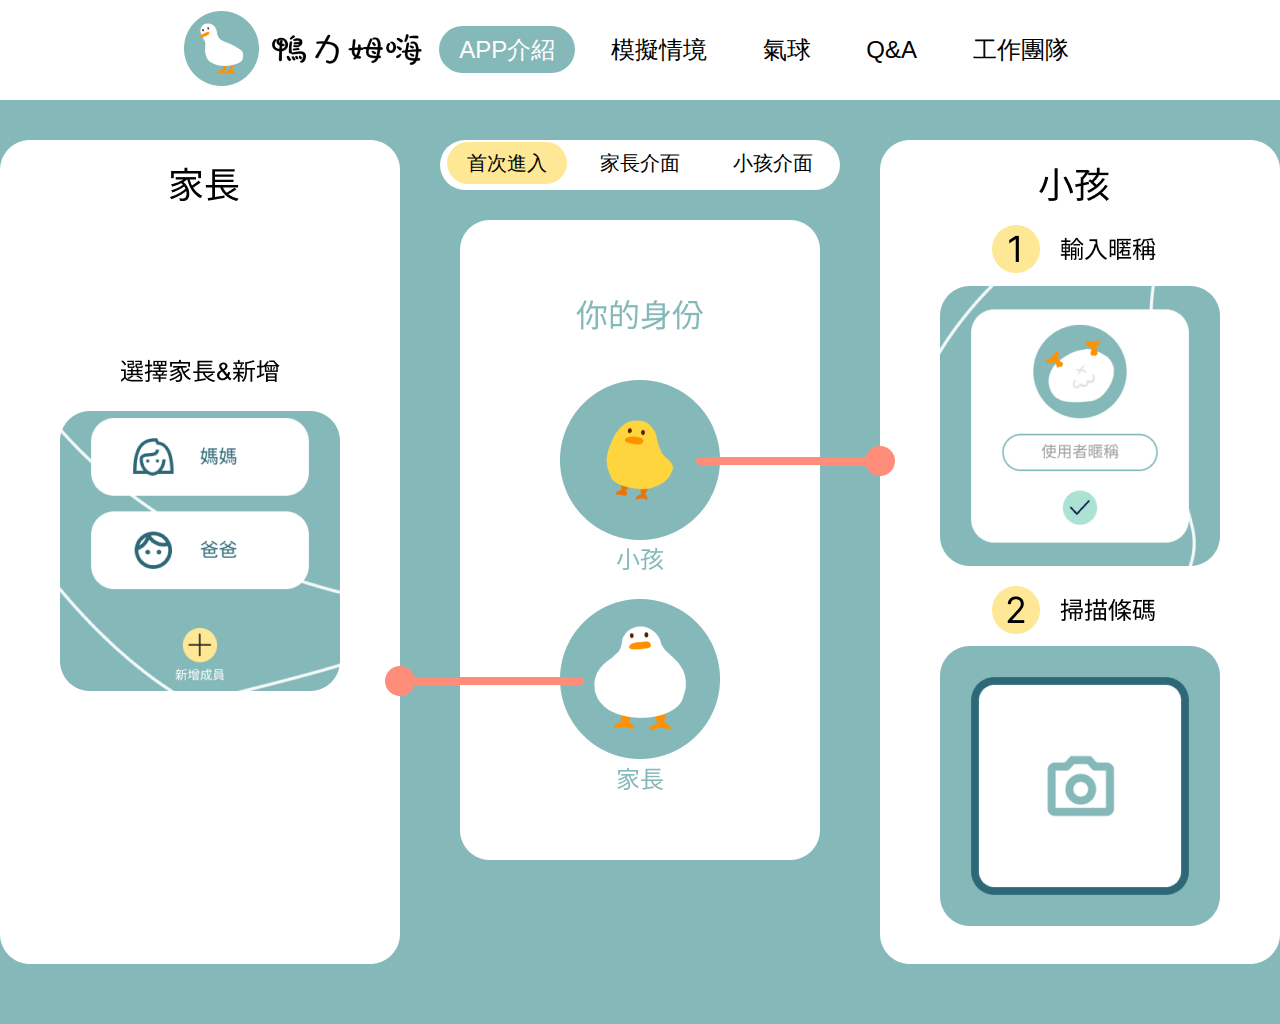
<file: page/page1_app_introduce/app_introduce_first.html>
<!DOCTYPE html>
<html lang="zh-Hants">
  <head>
    <meta charset="UTF-8" />
    <meta http-equiv="X-UA-Compatible" content="IE=edge" />
    <meta name="viewport" content="width=device-width, initial-scale=1.0" />
    <title>Document</title>

    <link rel="stylesheet" href="../../css/style.css" />
  </head>
  <body>
    <header>
      <section class="logo">
        <a href="../../index.html"><img src="../../img/title.png" alt="" /></a>
        <!-- <h1>鴨力姆嗨</h1> -->
      </section>
      <nav>
        <ul>
          <li>
            <a href="#" class="clicked"> APP介紹</a>
          </li>
          <li>
            <a href="../page2_simulated_situation/situation.html">模擬情境</a>
          </li>
          <li>
            <a href="../page3_animation/animate.html">氣球</a>
          </li>
          <li>
            <a href="../page4_qa/qa.html"> Q&A</a>
          </li>
          <li>
            <a href="../page5_team/team.html" > 工作團隊</a>
          </li>
        </ul>
      </nav>
    </header>
    <main>
      <div class="first_pic">
        <div class="app_nav">
          <nav>
            <ul>
              <li>
                <a href="#" class="clicked_parents"> 首次進入</a>
              </li>
              <li>
                <a href="app_introduce_parents_1.html">家長介面</a>
              </li>
              <li>
                <a href="app_introduce_child_1.html">小孩介面</a>
              </li>
            </ul>
          </nav>
        </div>
      </div>
    </main>
  </body>
</html>
</file>
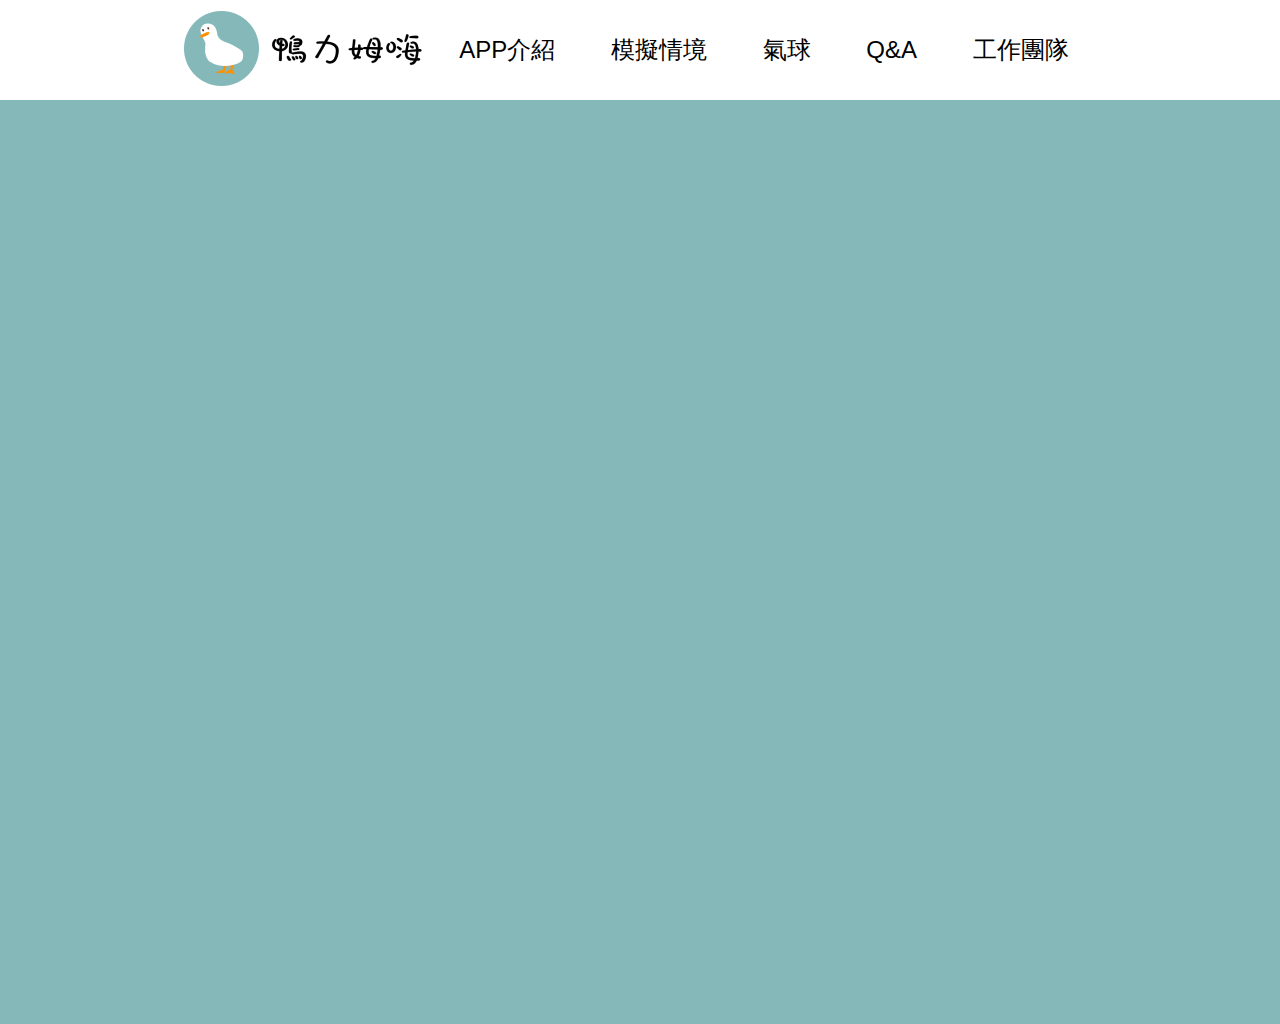
<file: page/page2_simulated_situation/situation.html>
<!DOCTYPE html>
<html lang="zh-Hants">
  <head>
    <meta charset="UTF-8" />
    <meta http-equiv="X-UA-Compatible" content="IE=edge" />
    <meta name="viewport" content="width=device-width, initial-scale=1.0" />
    <title>Document</title>

    <link rel="stylesheet" href="../../css/style.css" />
  </head>
  <body>
    <header>
      <section class="logo">
        <a href="../../index.html"><img src="../../img/title.png" alt="" /></a>
        <!-- <h1>鴨力姆嗨</h1> -->
      </section>
      <nav>
        <ul>
          <li>
            <a href="../page1_app_introduce/app_introduce_first.html" > APP介紹</a>
          </li>
          <li>
            <a href="#">模擬情境</a>
          </li>
          <li>
            <a href="../page3_animation/animate.html">氣球</a>
          </li>
          <li>
            <a href="../page4_qa/qa.html"> Q&A</a>
          </li>
          <li>
            <a href="../page5_team/team.html" > 工作團隊</a>
          </li>
        </ul>
      </nav>
    </header>
    <main>
      <div class="video">
        <iframe frameborder="0" src="https://www.youtube.com/embed/dLpwErrg4Io" allowfullscreen="true"></iframe>
      </div>
    </main>
  </body>
</html>
</file>
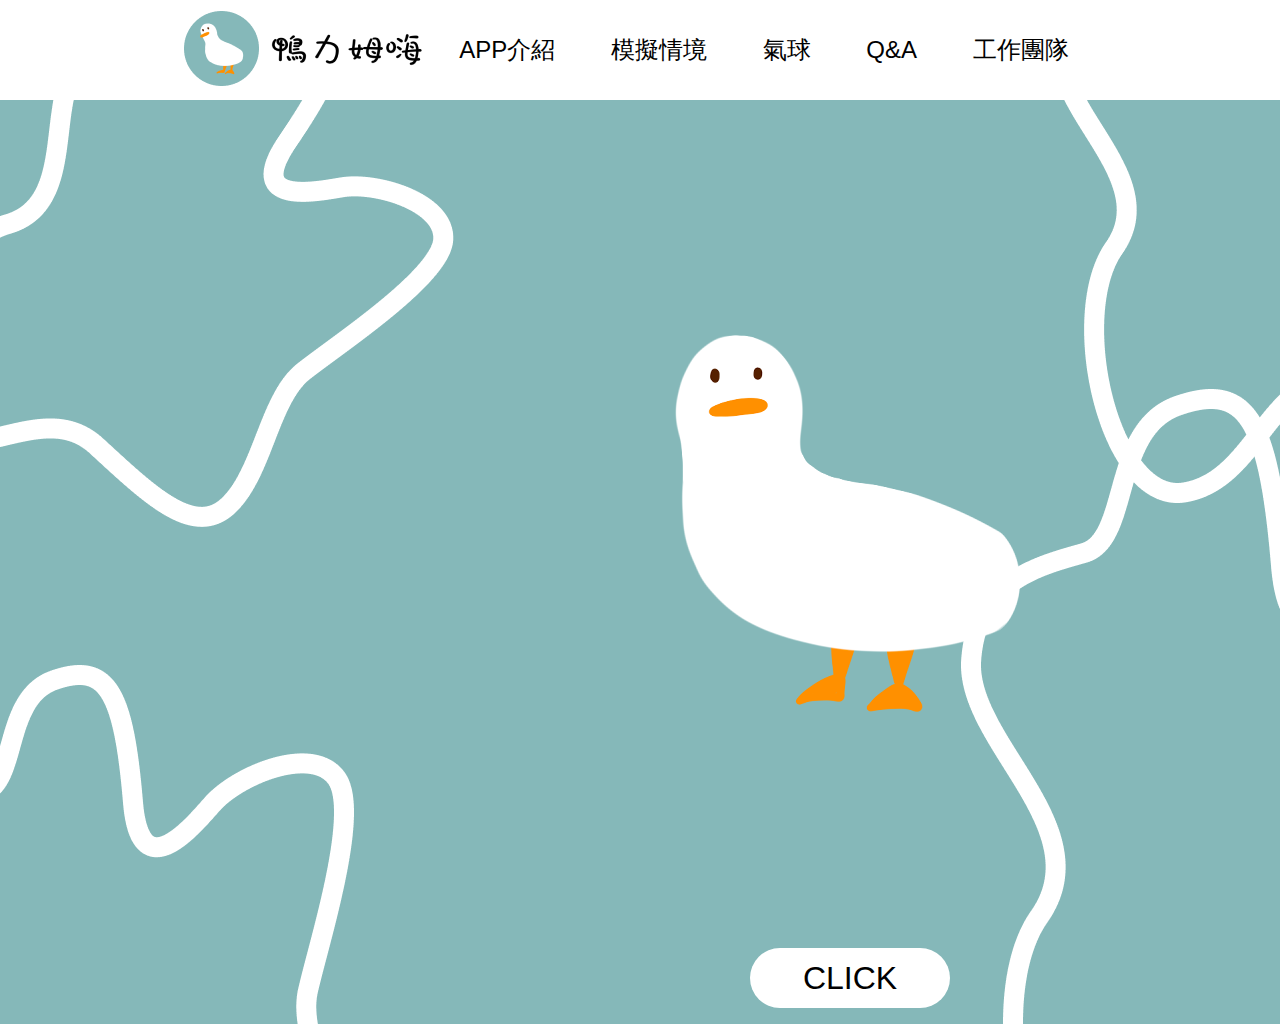
<file: page/page3_animation/animate.html>
<!DOCTYPE html>
<html lang="zh-Hants">
  <head>
    <meta charset="UTF-8" />
    <meta http-equiv="X-UA-Compatible" content="IE=edge" />
    <meta name="viewport" content="width=device-width, initial-scale=1.0" />
    <title>Document</title>

    <link rel="stylesheet" href="../../css/style.css" />
  </head>
  <body>
    <header>
      <section class="logo">
        <a href="../../index.html"><img src="../../img/title.png" alt="" /></a>
        <!-- <h1>鴨力姆嗨</h1> -->
      </section>
      <nav>
        <ul>
          <li>
            <a href="../page1_app_introduce/app_introduce_first.html" > APP介紹</a>
          </li>
          <li>
            <a href="../page2_simulated_situation/situation.html">模擬情境</a>
          </li>
          <li>
            <a href="#">氣球</a>
          </li>
          <li>
            <a href="../page4_qa/qa.html"> Q&A</a>
          </li>
          <li>
            <a href="../page5_team/team.html" > 工作團隊</a>
          </li>
        </ul>
      </nav>
    </header>
    <main>
      <!-- <div class="">
        <img class="bg" src='../../img/game/animate_bg.png'>
        <input type="button" value="click" class="photo" src='../../img/game/01.png' onclick="change()">
      </div> -->


      <script>
        let x=1;
        function change(){
          x++;
           document.getElementById("photo").src="../../img/game/0"+x+".png";

          if(x > 17){
            x = 1;
            document.getElementById("photo").src="../../img/game/0"+x+".png";
          }
        }
        </script>

        <img class="bg" src="../../img/game/animate_bg.png">
        <img id="photo" src='../../img/game/01.png' >
        <input type="button" value="CLICK" class="animate_click" onclick="change()">
    </main>
  </body>
</html>
</file>
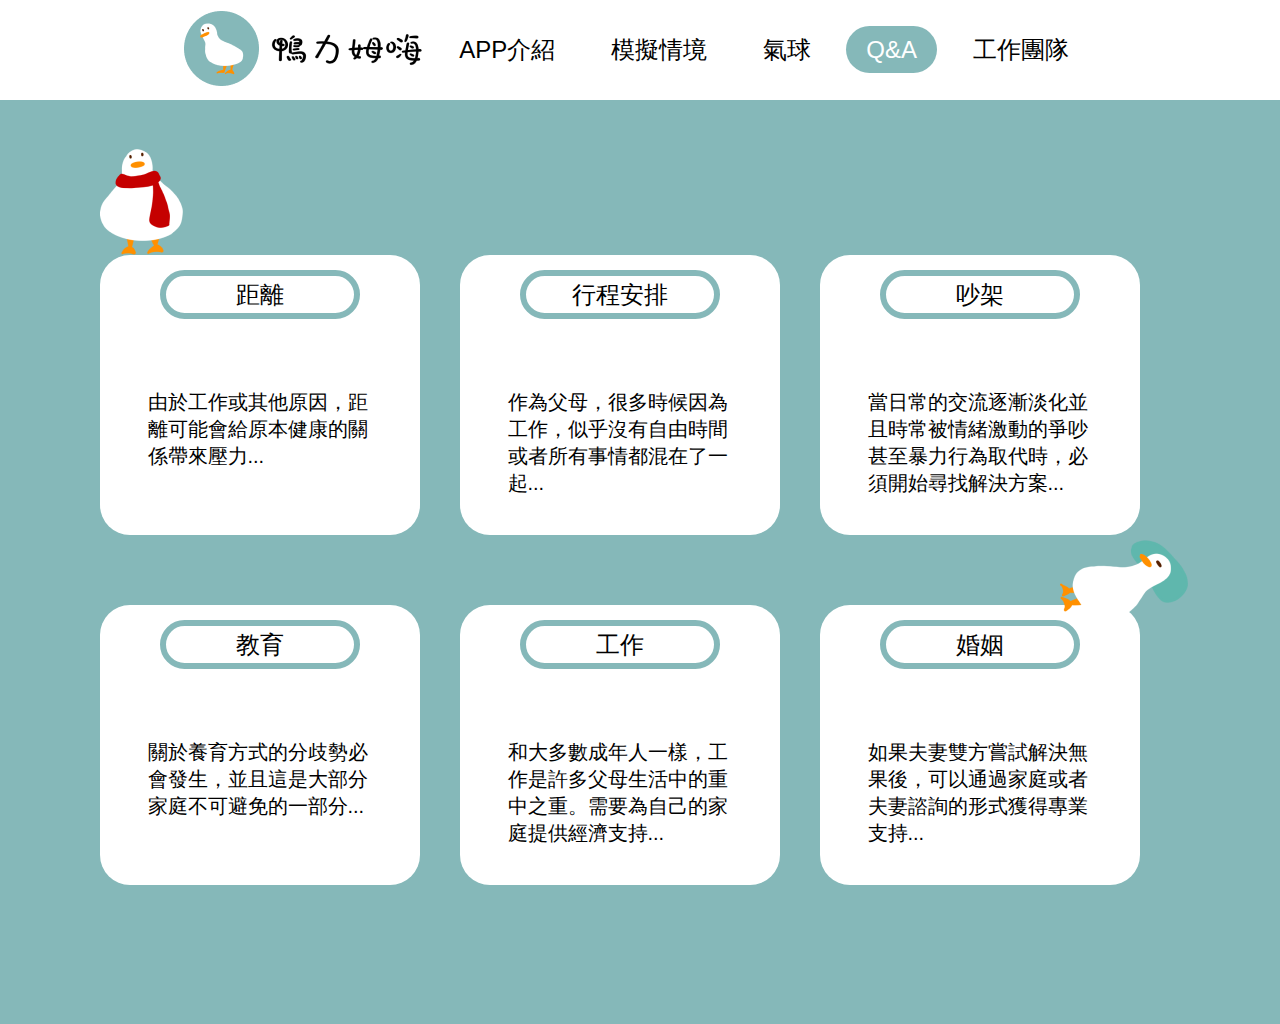
<file: page/page4_qa/qa.html>
<!DOCTYPE html>
<html lang="zh-Hants">
  <head>
    <meta charset="UTF-8" />
    <meta http-equiv="X-UA-Compatible" content="IE=edge" />
    <meta name="viewport" content="width=device-width, initial-scale=1.0" />
    <title>Document</title>

    <link rel="stylesheet" href="../../css/style.css" />
</head>
<body>
  <header>
    <section class="logo">
      <a href="../../index.html"><img src="../../img/title.png" alt="" /></a>
      <!-- <h1>鴨力姆嗨</h1> -->
    </section>
    <nav>
      <ul>
        <li>
          <a href="../page1_app_introduce/app_introduce_first.html"> APP介紹</a>
        </li>
        <li>
          <a href="../page2_simulated_situation/situation.html">模擬情境</a>
        </li>
        <li>
          <a href="../page3_animation/animate.html">氣球</a>
        </li>
        <li>
          <a href="#" class="clicked"> Q&A</a>
        </li>
        <li>
          <a href="../page5_team/team.html" > 工作團隊</a>
        </li>
      </ul>
    </nav>
  </header>
  <main>
    <div class="qa_down">
      <img class="scarf_duck" src="../../img/qa_scarf_duck.png">
      <img class="pillow_duck" src="../../img/qa_pillow_duck.png">
        <div class="square">
            <input type="button" value="距離" class="connect_other" onclick="window.location.href='https://www.google.com/search?q=%E8%B7%9D%E9%9B%A2&oq=%E8%B7%9D%E9%9B%A2&aqs=edge..69i57j0i67j0i512j0i433i512j0i512l3j0i67.4171j0j1&sourceid=chrome&ie=UTF-8'">
            <p>由於工作或其他原因，距離可能會給原本健康的關係帶來壓力...</p>
        </div>
        <div class="square">
            <input type="button" value="行程安排" class="connect_other" onclick="window.location.href='#'">
            <p>作為父母，很多時候因為工作，似乎沒有自由時間或者所有事情都混在了一起...</p>
        </div>
        <div class="square">
            <input type="button" value="吵架" class="connect_other" onclick="window.location.href='#'">
            <p>當日常的交流逐漸淡化並且時常被情緒激動的爭吵甚至暴力行為取代時，必須開始尋找解決方案...</p>
        </div>
        <div class="square">
            <input type="button" value="教育" class="connect_other" onclick="window.location.href='#'">
            <p  class="change">關於養育方式的分歧勢必會發生，並且這是大部分家庭不可避免的一部分...</p>
        </div>
        <div class="square">
            <input type="button" value="工作" class="connect_other" onclick="window.location.href='#'">
            <p>和大多數成年人一樣，工作是許多父母生活中的重中之重。需要為自己的家庭提供經濟支持...</p>
        </div>
        <div class="square">
            <input type="button" value="婚姻" class="connect_other" onclick="window.location.href='#'">
            <p>如果夫妻雙方嘗試解決無果後，可以通過家庭或者夫妻諮詢的形式獲得專業支持...</p>
        </div>
    </div>


  </main>
  </body>
</html>
</file>
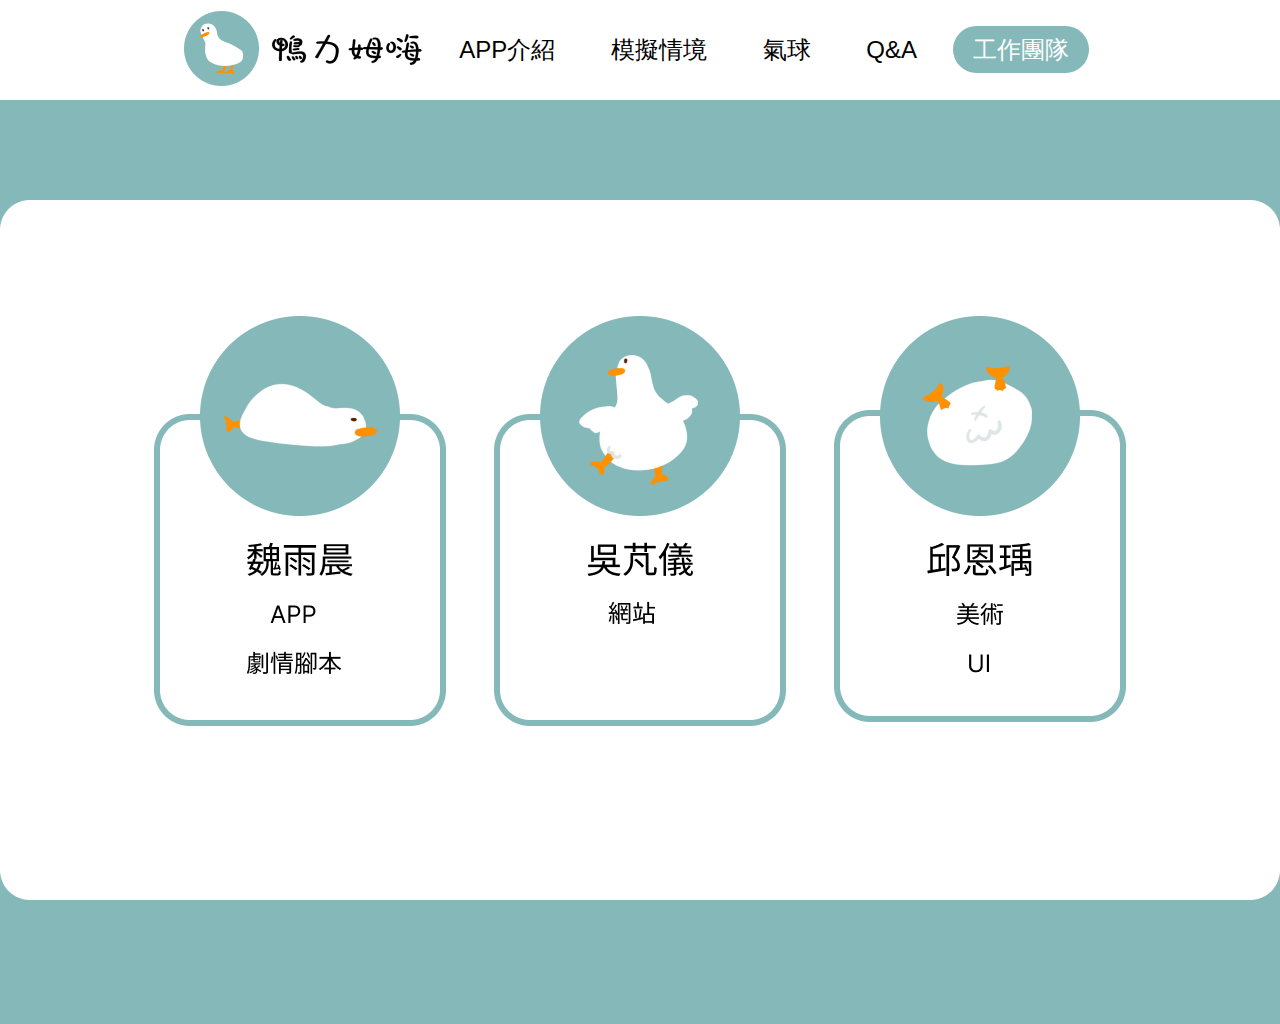
<file: page/page5_team/team.html>
<!DOCTYPE html>
<html lang="zh-Hants">
  <head>
    <meta charset="UTF-8" />
    <meta http-equiv="X-UA-Compatible" content="IE=edge" />
    <meta name="viewport" content="width=device-width, initial-scale=1.0" />
    <title>Document</title>

    <link rel="stylesheet" href="../../css/style.css" />
  </head>
  <body>
    <header>
        <section class="logo">
          <a href="../../index.html"><img src="../../img/title.png" alt="" /></a>
        <!-- <h1>鴨力姆嗨</h1> -->
      </section>
      <nav>
        <ul>
          <li>
            <a href="../page1_app_introduce/app_introduce_first.html"> APP介紹</a>
          </li>
          <li>
            <a href="../page2_simulated_situation/situation.html">模擬情境</a>
          </li>
          <li>
            <a href="../page3_animation/animate.html">氣球</a>
          </li>
          <li>
            <a href="../page4_qa/qa.html"> Q&A</a>
          </li>
          <li>
            <a href="#" class="clicked"> 工作團隊</a>
          </li>
        </ul>
      </nav>
    </header>
    <main>
        <div class="team_pic"></div>
    </main>
  </body>
</html>
</file>
<file: css/style.css>
html {
  background-color: #fff;
}

* {
  padding: 0;
  margin: 0;
  box-sizing: border-box;
}

body {
  font-family: "Arial";
  font-style: normal;
}

header {
  background-color: white;
  display: flex;
  flex-wrap: wrap;
  align-items: center;
  height: 100px;
  width: 913px;
  margin-left: auto;
  margin-right: auto;
}

section.logo {
  align-items: center;
  display: flex;
}

nav {
  flex: 5 1 500px;
}

nav ul {
  align-items: baseline;
  display: flex;
  list-style-type: none;
  justify-content: space-around;
}

nav ul li a {
  color: black;
  text-decoration: none;
  font-size: 24px;
  transition: all 0.2s ease;
  padding: 10px 20px;
}

nav ul li a:hover {
  color: white;
  border-radius: 30px;
  background-color: #85b8b9;
}

main {
  display: flex;
  background-color: #85b8b9;
  height: 924px;
}

.first_pic {
  height: 824px;
  width: 1280px;
  background-image: url("../img/first.png");
  margin-top: 40px;
  margin-left: auto;
  margin-right: auto;
}

.down {
  margin-top: 40px;
  margin-left: auto;
  margin-right: auto;
}

.down .parents_pic {
  position: relative;
  height: 652px;
  width: 1278px;
  margin-top: 30px;
  background-image: url("../img/parents_1.png");
  z-index: 1;
}

.down .parents_pic_2 {
  height: 652px;
  width: 1280px;
  margin-top: 30px;
  background-image: url("../img/parents_2.png");
}

.child_pic {
  height: 640px;
  width: 1277px;
  margin-top: 30px;
  background-image: url("../img/child_1.png");
}

.child_pic_2 {
  height: 652px;
  width: 1280px;
  margin-top: 30px;
  background-image: url("../img/child_2.png");
}

.app_nav {
  width: 400px;
  height: 50px;
  background-color: #fff;
  margin-left: auto;
  margin-right: auto;
  border-radius: 30px;
}

.app_nav li {
  margin-top: 10px;
}

.app_nav li a {
  font-size: 20px;
}

.app_nav li a:hover {
  background-color: #ffe895;
  color: #000;
}

.clicked {
  border-radius: 30px;
  color: #fff;
  background-color: #85b8b9;
}

.clicked_parents {
  border-radius: 30px;
  background-color: #ffe895;
}

.page_1_2 {
  width: 120px;
  display: flex;
  justify-content: space-between;
  margin-left: auto;
  margin-right: auto;
  margin-top: 40px;
}

.page_1_2 .page {
  width: 40px;
  height: 40px;
  border-radius: 50%;
  border: none;
  background-color: #CCE6DD;
  color: #000;
  font-size: 24px;
}

.page_1_2 .page:hover {
  color: #85B8B9;
  background-color: #FFFFFF;
}

.page_1_2 .page_click {
  width: 40px;
  height: 40px;
  border-radius: 50%;
  border: none;
  font-size: 24px;
  color: #85B8B9;
  background-color: #FFFFFF;
}

.qa_down {
  width: 1080px;
  margin-left: auto;
  margin-right: auto;
  margin-top: 155px;
  display: grid;
  grid-template-columns: repeat(3, 1fr);
  grid-auto-rows: 350px;
}

.qa_down .square {
  position: relative;
  width: 320px;
  height: 280px;
  background-color: #fff;
  margin-bottom: 85px;
  border-radius: 30px;
  z-index: 1;
}

.qa_down .square .connect_other {
  width: 200px;
  height: 49px;
  font-size: 24px;
  border: 6px solid #85B8B9;
  background-color: #FFFFFF;
  border-radius: 30px;
  margin-left: 60px;
  margin-top: 15px;
}

.qa_down .square .connect_other:hover {
  color: #fff;
  background-color: #85b8b9;
}

.qa_down p {
  font-size: 20px;
  width: 225px;
  height: 92px;
  margin-left: auto;
  margin-right: auto;
  margin-top: 70px;
}

.team_pic {
  height: 700px;
  width: 1280px;
  margin-top: 100px;
  background-image: url("../img/team_pic.png");
  margin-left: auto;
  margin-right: auto;
}

.parents1_duck {
  position: absolute;
  z-index: 2;
  margin-left: -80px;
  margin-top: 500px;
}

.child1_duck {
  margin-top: 500px;
  margin-left: 1200px;
}

.scarf_duck {
  position: absolute;
  z-index: 2;
  margin-top: -106px;
}

.pillow_duck {
  position: absolute;
  z-index: 3;
  margin-left: 960px;
  margin-top: 285px;
}

#photo {
  display: flex;
  margin-left: auto;
  margin-right: auto;
  height: 925px;
  width: 1690px;
  position: absolute;
  z-index: 2;
}

.bg {
  display: flex;
  margin-left: auto;
  margin-right: auto;
  width: 1920px;
  position: relative;
  z-index: 1;
}

.animate_click {
  background-color: #FFFFFF;
  border: 0;
  border-radius: 30px;
  height: 60px;
  width: 200px;
  font-size: 32px;
  margin-left: 750px;
  margin-top: 848px;
  position: absolute;
  z-index: 3;
}

.animate_click:hover {
  color: #fff;
  background-color: #85b8b9;
}

.white {
  background-color: #fff;
  background-image: url("../img/change/bg.png");
  background-size: cover;
}

.fade {
  width: 1000px;
  margin-left: auto;
  margin-right: auto;
  margin-top: 100px;
  position: relative;
  z-index: 1;
}

.app {
  position: absolute;
  z-index: 2;
  border-radius: 30px;
  background-color: #85b8b9;
  width: 200px;
  height: 80px;
  font-size: 36px;
  color: #000;
  padding-top: 18px;
  padding-left: 28px;
  margin-top: 800px;
  margin-left: 750px;
}

.video {
  position: relative;
  width: 100%;
  height: 0;
  padding-bottom: 56.25%;
}

.video iframe {
  position: absolute;
  top: 0;
  left: 0;
  width: 100%;
  height: 100%;
}
</file>
